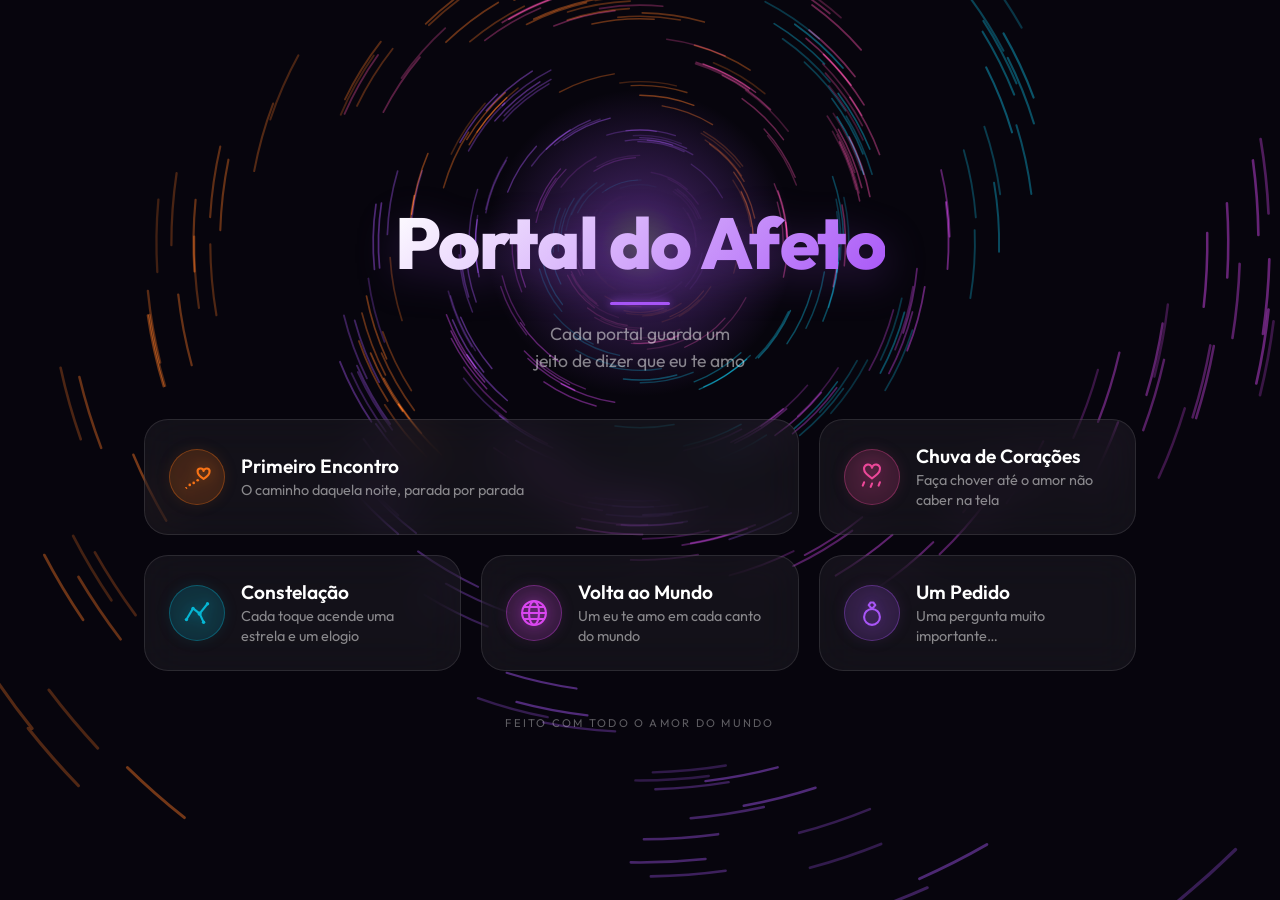
<file: index.html>
<!DOCTYPE html>
<html lang="pt-br">
<head>
  <meta charset="UTF-8">
  <meta name="viewport" content="width=device-width, initial-scale=1.0">
  <!-- O site já é escuro: avisa o navegador para não escurecer por cima no modo escuro forçado -->
  <meta name="color-scheme" content="dark">
  <script src="comum/escuro-forcado.js"></script>
  <title>✧ Portal do Afeto ✧</title>
  <!-- Ícone: SVG nas abas; PNG para a tela inicial do iPhone, que não aceita SVG -->
  <link rel="icon" href="comum/icone.svg" type="image/svg+xml">
  <link rel="apple-touch-icon" href="comum/icone-180.png">
  <link rel="preconnect" href="https://fonts.googleapis.com">
  <link rel="preconnect" href="https://fonts.gstatic.com" crossorigin>
  <link href="https://fonts.googleapis.com/css2?family=Outfit:wght@300;400;600;800&display=swap" rel="stylesheet">
  <!-- Base visual compartilhada: reset, navegação, corações -->
  <link rel="stylesheet" href="comum/estilo.css">
  <!-- Estilos únicos da página inicial -->
  <link rel="stylesheet" href="inicio.css">
</head>
<body>

  <!-- O redemoinho atrás do título (inicio.js) -->
  <canvas id="ceu" class="ceu" aria-hidden="true"></canvas>

  <main class="inicio">
    <header class="abertura">
      <h1 class="titulo-brilho">Portal do Afeto</h1>
      <div class="decor-line"></div>
      <p class="convite">Cada portal guarda um jeito de dizer que eu te amo</p>
    </header>

    <nav class="portais" aria-label="Portais">
      <a href="Primeiro-Encontro/" class="portal portal-primeiro-encontro">
        <svg class="portal-icone" viewBox="0 0 24 24" aria-hidden="true">
          <circle class="cheio" cx="3.5" cy="20.5" r="1"/>
          <circle class="cheio" cx="6.5" cy="18" r="1"/>
          <circle class="cheio" cx="9.5" cy="16.5" r="1"/>
          <circle class="cheio" cx="12.5" cy="14.5" r="1"/>
          <path d="M17 13.5c-3-2-4.5-3.7-4.5-5.2a2.2 2.2 0 0 1 4.5-.9 2.2 2.2 0 0 1 4.5.9c0 1.5-1.5 3.2-4.5 5.2z"/>
        </svg>
        <span class="portal-texto">
          <span class="portal-nome">Primeiro Encontro</span>
          <span class="portal-descricao">O caminho daquela noite, parada por parada</span>
        </span>
      </a>

      <a href="Chuva-de-Coracoes/" class="portal portal-chuva-de-coracoes">
        <svg class="portal-icone" viewBox="0 0 24 24" aria-hidden="true">
          <path d="M12 13c-4-2.6-6-4.8-6-6.8a3 3 0 0 1 6-1.2 3 3 0 0 1 6 1.2c0 2-2 4.2-6 6.8z"/>
          <path d="M6 16l-1 2.5M12 17l-1 2.5M18 16l-1 2.5"/>
        </svg>
        <span class="portal-texto">
          <span class="portal-nome">Chuva de Corações</span>
          <span class="portal-descricao">Faça chover até o amor não caber na tela</span>
        </span>
      </a>

      <a href="Constelacao/" class="portal portal-constelacao">
        <svg class="portal-icone" viewBox="0 0 24 24" aria-hidden="true">
          <path d="M4 17L9 8.5l5 4L20 5M14 12.5l3 6.5"/>
          <circle class="cheio" cx="4" cy="17" r="1.3"/>
          <circle class="cheio" cx="9" cy="8.5" r="1.3"/>
          <circle class="cheio" cx="14" cy="12.5" r="1.6"/>
          <circle class="cheio" cx="20" cy="5" r="1.3"/>
          <circle class="cheio" cx="17" cy="19" r="1.3"/>
        </svg>
        <span class="portal-texto">
          <span class="portal-nome">Constelação</span>
          <span class="portal-descricao">Cada toque acende uma estrela e um elogio</span>
        </span>
      </a>

      <a href="Volta-ao-Mundo/" class="portal portal-volta-ao-mundo">
        <svg class="portal-icone" viewBox="0 0 24 24" aria-hidden="true">
          <circle cx="12" cy="12" r="9"/>
          <ellipse cx="12" cy="12" rx="3.8" ry="9"/>
          <path d="M3 12h18M4.6 7.5h14.8M4.6 16.5h14.8"/>
        </svg>
        <span class="portal-texto">
          <span class="portal-nome">Volta ao Mundo</span>
          <span class="portal-descricao">Um eu te amo em cada canto do mundo</span>
        </span>
      </a>

      <a href="Um-Pedido/" class="portal portal-um-pedido">
        <svg class="portal-icone" viewBox="0 0 24 24" aria-hidden="true">
          <circle cx="12" cy="15" r="6"/>
          <path d="M9.5 6L12 9l2.5-3L13 4h-2z"/>
        </svg>
        <span class="portal-texto">
          <span class="portal-nome">Um Pedido</span>
          <span class="portal-descricao">Uma pergunta muito importante…</span>
        </span>
      </a>
    </nav>

    <footer class="rodape">Feito com todo o amor do mundo</footer>
  </main>

  <!-- Script global de interação -->
  <script type="module" src="comum/toque.js"></script>
  <!-- Script local: o redemoinho do fundo -->
  <script type="module" src="inicio.js"></script>
</body>
</html>
</file>
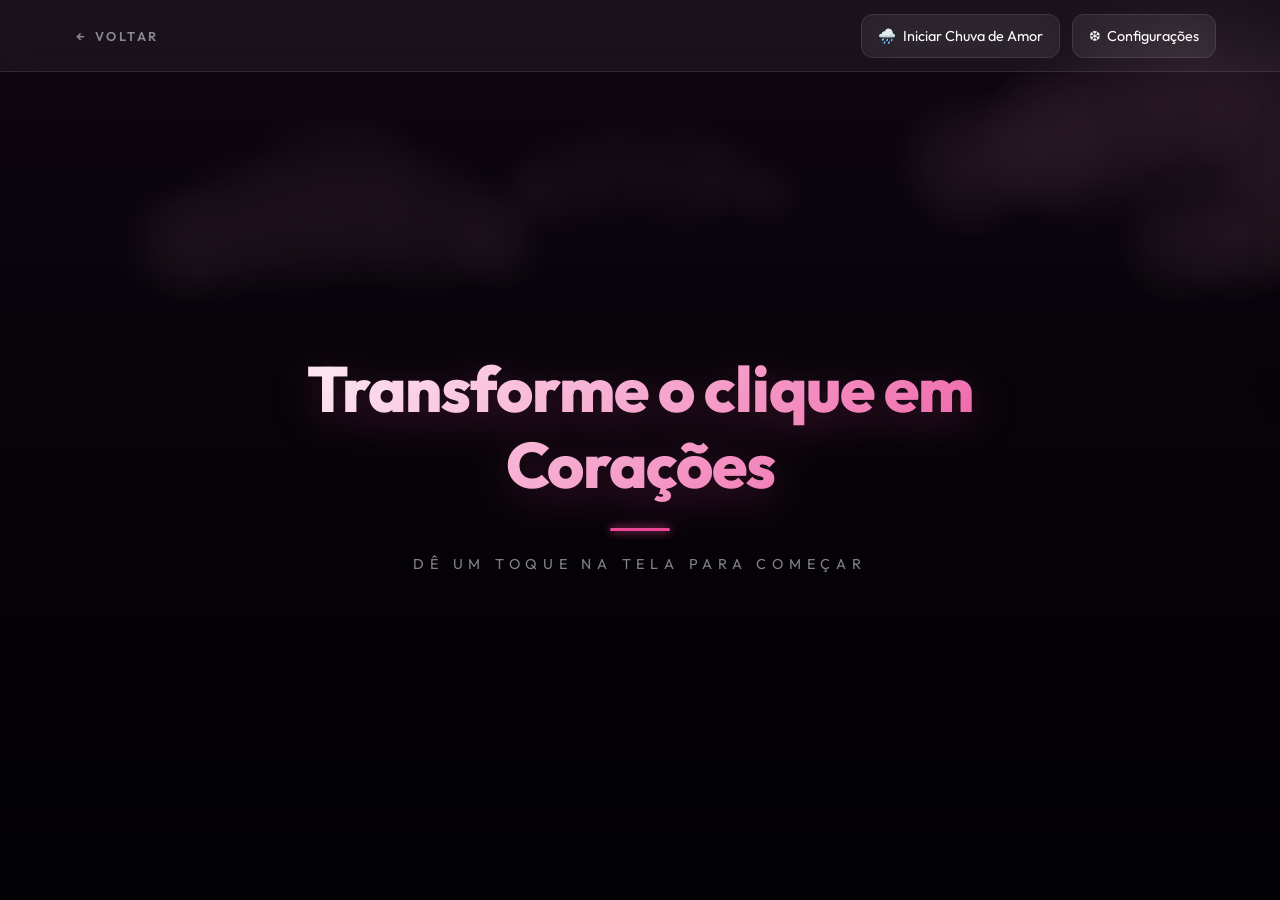
<file: Chuva-de-Coracoes/index.html>
<!DOCTYPE html>
<html lang="pt-br">
<head>
  <meta charset="UTF-8">
  <meta name="viewport" content="width=device-width, initial-scale=1.0">
  <!-- O site já é escuro: avisa o navegador para não escurecer por cima no modo escuro forçado -->
  <meta name="color-scheme" content="dark">
  <script src="../comum/escuro-forcado.js"></script>
  <title>✧ Chuva de Corações ✧</title>
  <!-- Ícone: SVG nas abas; PNG para a tela inicial do iPhone, que não aceita SVG -->
  <link rel="icon" href="../comum/icone.svg" type="image/svg+xml">
  <link rel="apple-touch-icon" href="../comum/icone-180.png">
  <link rel="preconnect" href="https://fonts.googleapis.com">
  <link rel="preconnect" href="https://fonts.gstatic.com" crossorigin>
  <link href="https://fonts.googleapis.com/css2?family=Outfit:wght@300;400;600;800&display=swap" rel="stylesheet">
  <!-- Base visual compartilhada: reset, gradiente, estrelas, navegação, corações -->
  <link rel="stylesheet" href="../comum/estilo.css">
  <!-- Estilos únicos desta página -->
  <link rel="stylesheet" href="chuva-de-coracoes.css">
</head>
<body id="page-body" class="com-frase">

  <nav class="top-nav glass">
    <a href="../index.html" class="back-link">
      <span class="back-icon">←</span> Voltar
    </a>
    <div class="acoes-topo">
      <button id="rain-btn" class="settings-btn" aria-pressed="false">
        <span class="icone" aria-hidden="true">🌧️</span> <span class="rotulo">Iniciar Chuva de Amor</span>
      </button>
      <button id="settings-toggle" class="settings-btn" aria-expanded="false" aria-controls="settings-panel">
        <span aria-hidden="true">❆</span> <span class="rotulo">Configurações</span>
      </button>
    </div>
  </nav>

  <!-- Céu de nuvens rosadas atrás de tudo (js/ceu.js) -->
  <canvas id="ceu" class="ceu" aria-hidden="true"></canvas>

  <div id="mensagem-inicial" class="hero-msg">
    <div class="typography-reveal">
      <h1 class="titulo-brilho">Transforme o clique em Corações</h1>
      <div class="decor-line"></div>
      <p class="aviso-toque">Dê um toque na tela para começar</p>
    </div>
  </div>

  <!-- Chuva, pilha e coração grande são desenhados aqui (js/palco.js) -->
  <canvas id="palco" class="palco" aria-hidden="true"></canvas>

  <!-- Aparece por cima da pilha quando ela enche, com o aviso do toque que junta -->
  <div id="frase-pilha" class="frase-pilha" aria-live="polite">
    <p class="titulo-brilho frase-texto">Meu amor por você não cabe na tela</p>
    <div class="decor-line"></div>
    <p class="aviso-toque">Dê um toque para juntar os corações</p>
  </div>

  <!-- Coração grande formado: o aviso do toque que explode -->
  <p id="aviso-explodir" class="aviso-explodir" aria-live="polite">
    <span class="aviso-toque">Dê mais um toque para explodir</span>
  </p>

  <div id="settings-panel" class="settings-panel glass" inert>
    <h3>Design dos Corações</h3>
    <div class="style-selector">
       <button class="style-btn active" data-heart="random" aria-pressed="true">Aleatório</button>
       <button class="style-btn" data-heart="♡" aria-pressed="false">Contorno (♡)</button>
       <button class="style-btn" data-heart="♥︎" aria-pressed="false">Preenchido (♥︎)</button>
    </div>
  </div>

  <!-- Script global de interação -->
  <script type="module" src="../comum/toque.js"></script>
  <!-- Script local: painel de estilos e Chuva de Amor -->
  <script type="module" src="chuva-de-coracoes.js"></script>
</body>
</html>
</file>
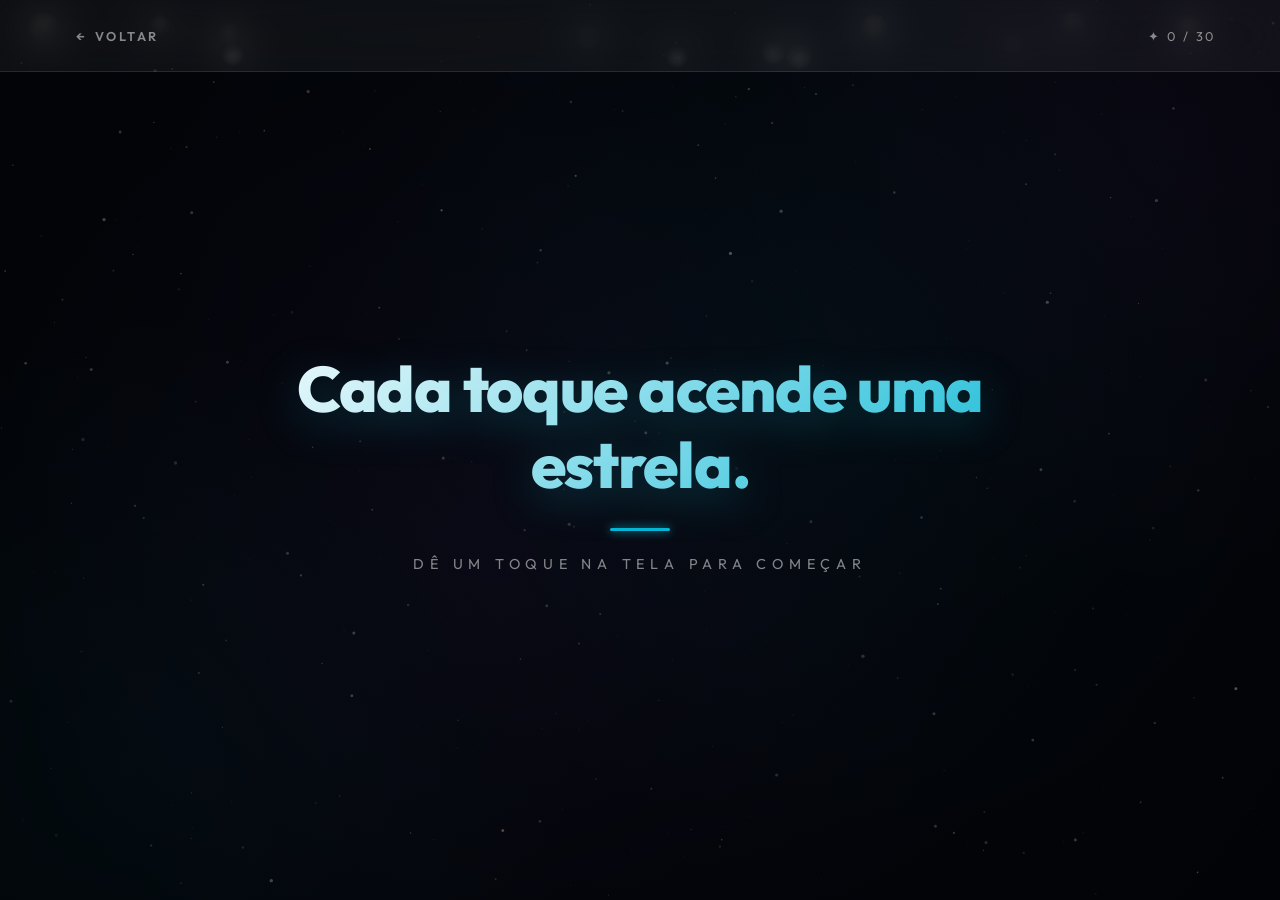
<file: Constelacao/index.html>
<!DOCTYPE html>
<html lang="pt-br">
<head>
  <meta charset="UTF-8">
  <meta name="viewport" content="width=device-width, initial-scale=1.0">
  <!-- O site já é escuro: avisa o navegador para não escurecer por cima no modo escuro forçado -->
  <meta name="color-scheme" content="dark">
  <script src="../comum/escuro-forcado.js"></script>
  <title>✧ Constelação ✧</title>
  <!-- Ícone: SVG nas abas; PNG para a tela inicial do iPhone, que não aceita SVG -->
  <link rel="icon" href="../comum/icone.svg" type="image/svg+xml">
  <link rel="apple-touch-icon" href="../comum/icone-180.png">
  <link rel="preconnect" href="https://fonts.googleapis.com">
  <link rel="preconnect" href="https://fonts.gstatic.com" crossorigin>
  <link href="https://fonts.googleapis.com/css2?family=Outfit:wght@300;400;600;800&display=swap" rel="stylesheet">
  <!-- Base visual compartilhada: reset, gradiente, estrelas, navegação, corações -->
  <link rel="stylesheet" href="../comum/estilo.css">
  <!-- Estilos únicos desta página -->
  <link rel="stylesheet" href="constelacao.css">
</head>
<body id="page-body" class="com-frase" data-toque="so-no-topo">

  <nav class="top-nav glass">
    <a href="../index.html" class="back-link">
      <span class="back-icon">←</span> Voltar
    </a>
    <div class="acoes-topo">
      <span id="contador" class="contador"></span>
      <button id="recomecar" class="settings-btn recomecar">
        <span aria-hidden="true">✦</span> <span class="rotulo">Desenhar outra</span>
      </button>
    </div>
  </nav>

  <!-- Estrelas e linhas da constelação são desenhadas aqui (js/ceu.js) -->
  <canvas id="ceu" class="ceu" aria-hidden="true"></canvas>

  <main class="content-viewport">
    <div class="compliment-stage">
      <div class="typography-reveal">
        <h1 id="compliment-text" class="titulo-brilho troca" aria-live="polite">Cada toque acende uma estrela.</h1>
        <div class="decor-line"></div>
        <p class="aviso-toque"><span id="aviso-texto" class="troca">Dê um toque na tela para começar</span></p>
      </div>
    </div>
  </main>

  <!-- Constelação pronta: o nome em cima e o elogio relido embaixo -->
  <div id="titulo-final" class="titulo-final">
    <h2 id="nome-constelacao" class="titulo-brilho nome-constelacao"></h2>
  </div>
  <div id="releitura" class="releitura">
    <p id="releitura-texto" class="troca" aria-live="polite"><span class="aviso-toque">Toque numa estrela para reler o elogio</span></p>
  </div>

  <!-- Script global de interação -->
  <script type="module" src="../comum/toque.js"></script>
  <!-- Script local: a constelação -->
  <script type="module" src="constelacao.js"></script>
</body>
</html>
</file>
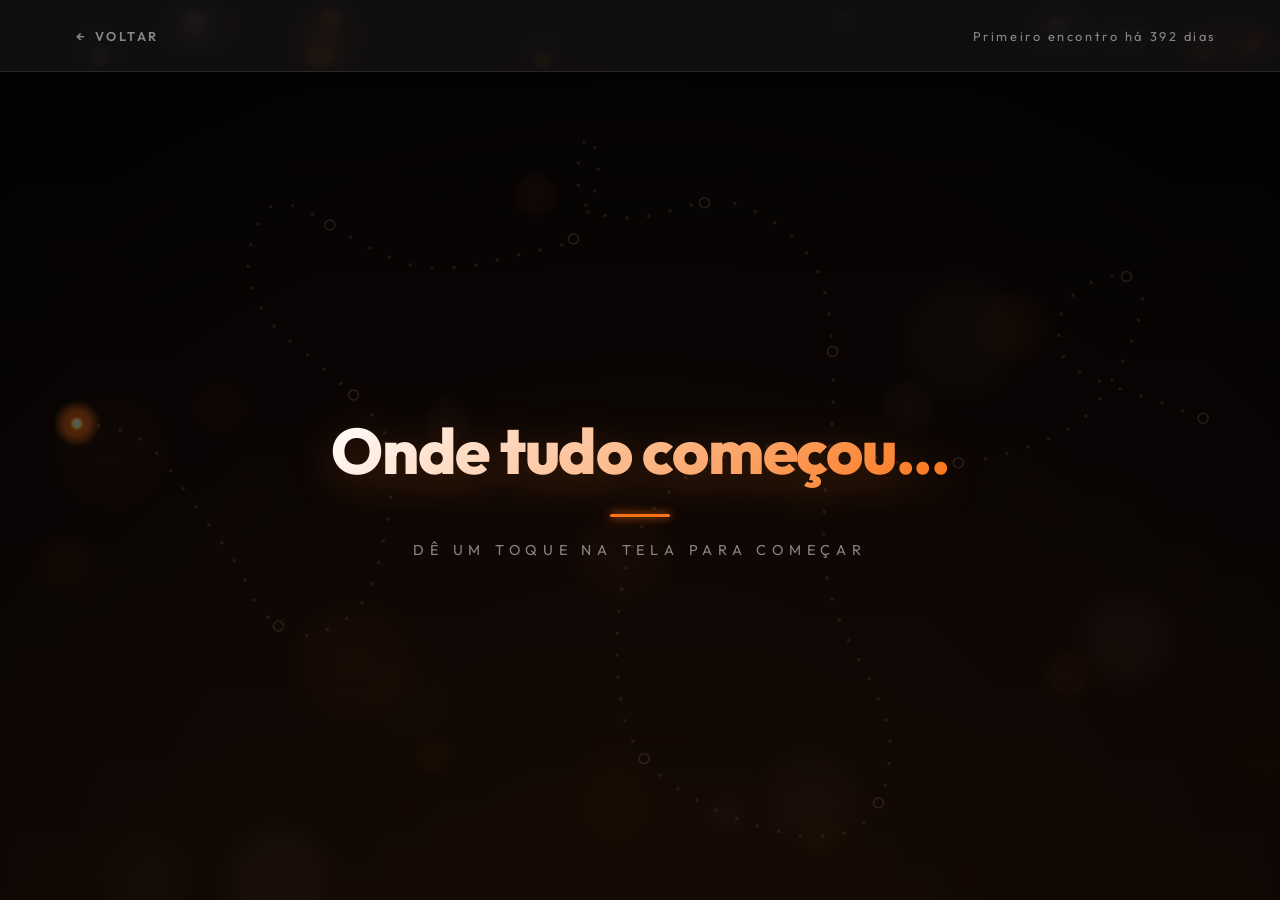
<file: Primeiro-Encontro/index.html>
<!doctype html>
<html lang="pt-BR">
<head>
<meta charset="utf-8" />
<meta name="viewport" content="width=device-width,initial-scale=1" />
<!-- O site já é escuro: avisa o navegador para não escurecer por cima no modo escuro forçado -->
<meta name="color-scheme" content="dark" />
<script src="../comum/escuro-forcado.js"></script>
<title>✧ Primeiro Encontro ✧</title>
<!-- Ícone: SVG nas abas; PNG para a tela inicial do iPhone, que não aceita SVG -->
<link rel="icon" href="../comum/icone.svg" type="image/svg+xml" />
<link rel="apple-touch-icon" href="../comum/icone-180.png" />
<link rel="preconnect" href="https://fonts.googleapis.com">
<link rel="preconnect" href="https://fonts.gstatic.com" crossorigin>
<link href="https://fonts.googleapis.com/css2?family=Outfit:wght@300;400;600;800&display=swap" rel="stylesheet">
<!-- Base visual compartilhada: reset, gradiente, estrelas, navegação, corações -->
<link rel="stylesheet" href="../comum/estilo.css">
<!-- Estilos únicos desta página -->
<link rel="stylesheet" href="primeiro-encontro.css">
</head>
<body id="page-body" class="com-frase">

<nav class="top-nav glass">
  <a href="../index.html" class="back-link">
    <span class="back-icon">←</span> Voltar
  </a>
  <div class="acoes-topo">
    <span id="dias" class="contador"></span>
  </div>
</nav>

<!-- A noite, o caminho, a luz e o coração são desenhados aqui (js/ceu.js) -->
<canvas id="ceu" class="ceu" aria-hidden="true"></canvas>

<!-- Começa com a abertura (e o fundo já escurecido para ela, .com-frase no
     body); depois cada frase surge aqui, por cima do caminho -->
<div id="mensagem" class="mensagem visivel" aria-live="polite">
  <div class="typography-reveal">
    <h1 id="frase" class="titulo-brilho">Onde tudo começou...</h1>
    <p id="frase-sub" class="frase-sub" hidden></p>
    <div class="decor-line"></div>
    <p id="aviso" class="aviso-toque">Dê um toque na tela para começar</p>
  </div>
</div>

<!-- Script global de interação -->
<script type="module" src="../comum/toque.js"></script>
<!-- Script local: o caminho da noite e o coração -->
<script type="module" src="primeiro-encontro.js"></script>
</body>
</html>
</file>
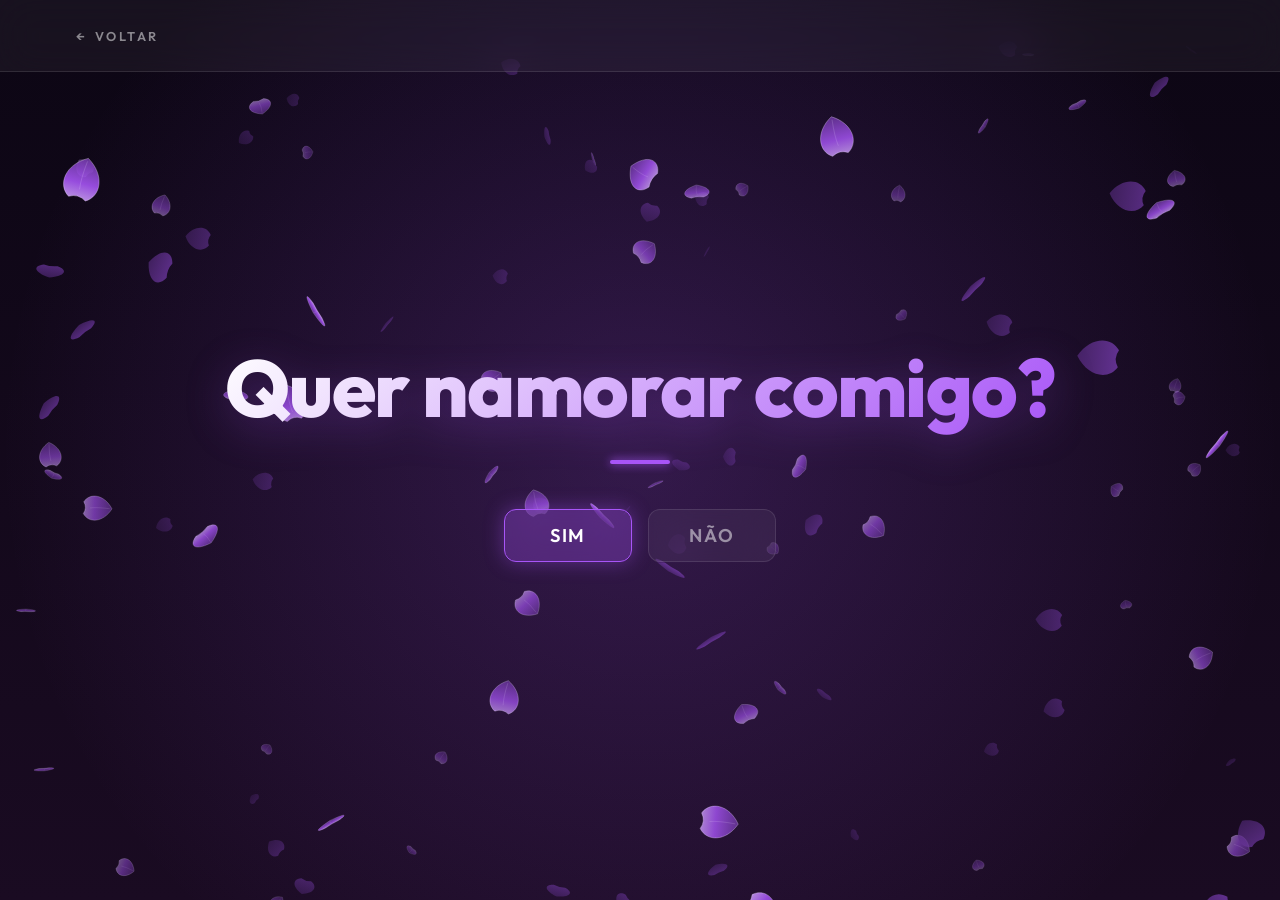
<file: Um-Pedido/index.html>
<!DOCTYPE html>
<html lang="pt-br">
<head>
  <meta charset="UTF-8">
  <meta name="viewport" content="width=device-width, initial-scale=1.0">
  <!-- O site já é escuro: avisa o navegador para não escurecer por cima no modo escuro forçado -->
  <meta name="color-scheme" content="dark">
  <script src="../comum/escuro-forcado.js"></script>
  <title>✧ Um Pedido ✧</title>
  <!-- Ícone: SVG nas abas; PNG para a tela inicial do iPhone, que não aceita SVG -->
  <link rel="icon" href="../comum/icone.svg" type="image/svg+xml">
  <link rel="apple-touch-icon" href="../comum/icone-180.png">
  <link rel="preconnect" href="https://fonts.googleapis.com">
  <link rel="preconnect" href="https://fonts.gstatic.com" crossorigin>
  <link href="https://fonts.googleapis.com/css2?family=Outfit:wght@300;400;600;800&display=swap" rel="stylesheet">
  <!-- Base visual compartilhada: reset, navegação, corações -->
  <link rel="stylesheet" href="../comum/estilo.css">
  <!-- Estilos únicos desta página -->
  <link rel="stylesheet" href="um-pedido.css">
</head>
<body id="page-body">

  <nav class="top-nav glass">
    <a href="../index.html" class="back-link">
      <span class="back-icon">←</span> Voltar
    </a>
  </nav>

  <!-- Pétalas caindo atrás de tudo (js/petalas.js) -->
  <canvas id="fundo" class="ceu" aria-hidden="true"></canvas>

  <main class="content-viewport">
    <div class="pedido-stage">
      <div class="typography-reveal" id="reveal-container">
        <h1 id="question-text" class="titulo-brilho troca">Quer namorar comigo?</h1>
        <div class="decor-line"></div>
        <div class="button-wrapper" id="button-wrapper">
          <button class="yes-btn">Sim</button>
          <button class="no-btn" tabindex="-1">Não</button>
        </div>
      </div>
    </div>
  </main>

  <!-- Script global de interação -->
  <script type="module" src="../comum/toque.js"></script>
  <!-- Script local: lógica de Um Pedido -->
  <script src="um-pedido.js"></script>
  <!-- Script local: as pétalas do fundo -->
  <script type="module" src="js/petalas.js"></script>
</body>
</html>
</file>
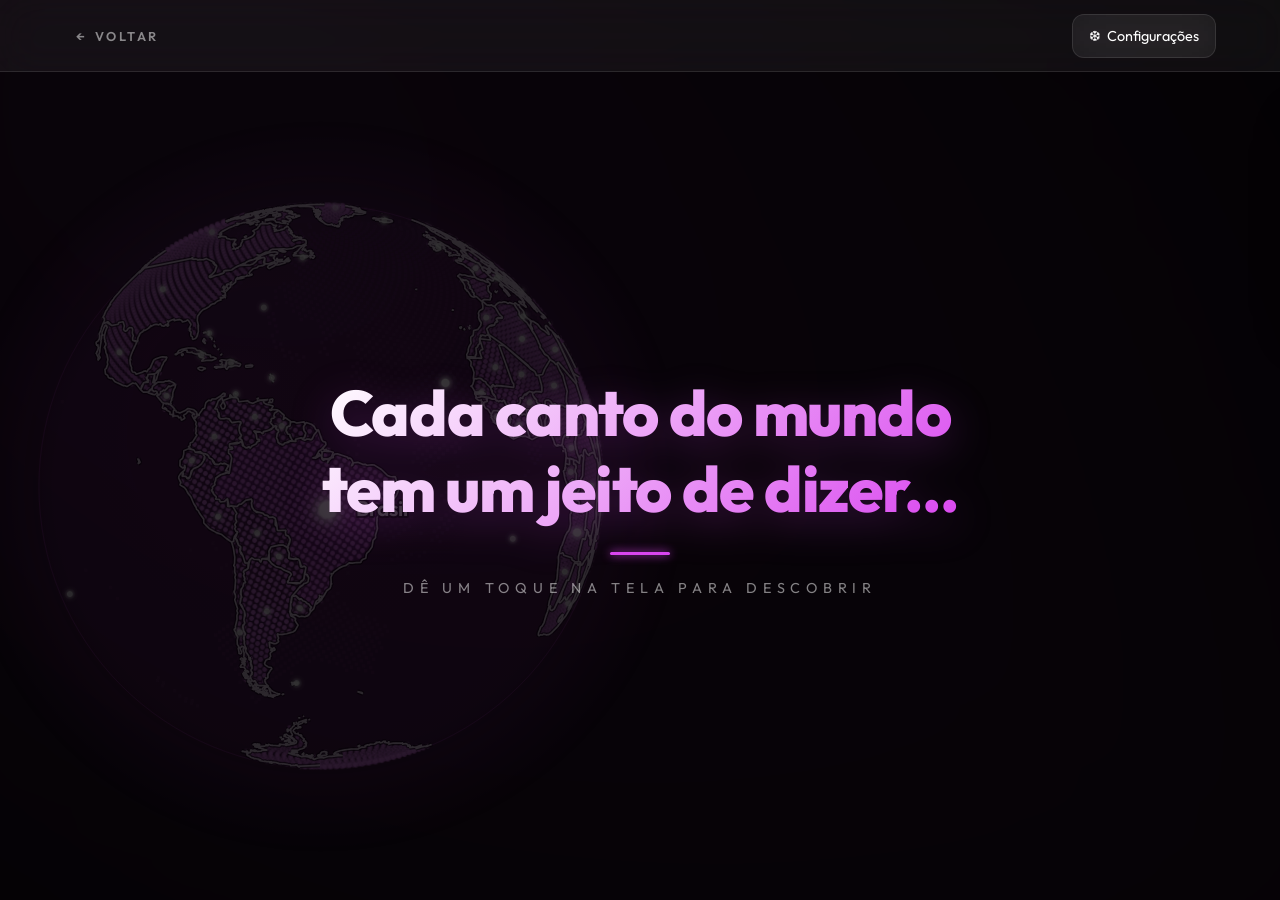
<file: Volta-ao-Mundo/index.html>
<!DOCTYPE html>
<html lang="pt-br">
<head>
  <meta charset="UTF-8">
  <meta name="viewport" content="width=device-width, initial-scale=1.0">
  <!-- O site já é escuro: avisa o navegador para não escurecer por cima no modo escuro forçado -->
  <meta name="color-scheme" content="dark">
  <script src="../comum/escuro-forcado.js"></script>
  <title>✧ Volta ao Mundo ✧</title>
  <!-- Ícone: SVG nas abas; PNG para a tela inicial do iPhone, que não aceita SVG -->
  <link rel="icon" href="../comum/icone.svg" type="image/svg+xml">
  <link rel="apple-touch-icon" href="../comum/icone-180.png">
  <link rel="preconnect" href="https://fonts.googleapis.com">
  <link rel="preconnect" href="https://fonts.gstatic.com" crossorigin>
  <link href="https://fonts.googleapis.com/css2?family=Outfit:wght@300;400;600;800&display=swap" rel="stylesheet">
  <!-- Base visual compartilhada: reset, gradiente, estrelas, navegação, corações -->
  <link rel="stylesheet" href="../comum/estilo.css">
  <!-- Estilos únicos desta página -->
  <link rel="stylesheet" href="volta-ao-mundo.css">
</head>
<body id="page-body" class="com-frase">

  <nav class="top-nav glass">
    <a href="../index.html" class="back-link">
      <span class="back-icon">←</span> Voltar
    </a>
    <div class="acoes-topo">
      <button id="settings-toggle" class="settings-btn" aria-expanded="false" aria-controls="settings-panel">
        <span aria-hidden="true">❆</span> <span class="rotulo">Configurações</span>
      </button>
    </div>
  </nav>

  <!-- O globo de pontinhos e, por cima, as luzes dos idiomas (js/globo.js) -->
  <canvas id="ceu" class="ceu" aria-hidden="true"></canvas>
  <canvas id="luzes" class="ceu" aria-hidden="true"></canvas>
  <!-- Só marca onde o globo cabe; o tamanho muda com a tela (volta-ao-mundo.css) -->
  <div class="lugar-globo" aria-hidden="true"></div>

  <!-- Abertura, como no Encontro: o globo gira escurecido atrás dela e
       o primeiro toque o acende (.com-frase no body) -->
  <div id="abertura" class="abertura visivel">
    <div class="typography-reveal">
      <h2 class="titulo-brilho">Cada canto do mundo<br>tem um jeito de dizer...</h2>
      <div class="decor-line"></div>
      <p class="aviso-toque">Dê um toque na tela para descobrir</p>
    </div>
  </div>

  <main class="content-viewport">
    <div class="love-stage">
      <div class="typography-reveal" aria-live="polite">
        <h1 id="frase" class="titulo-brilho troca">Eu te amo</h1>
        <div class="decor-line"></div>
        <p id="pronuncia" class="pronuncia troca"></p>
        <p id="idioma" class="idioma troca">Português</p>
        <p class="aviso-toque">Toque num país ou fora do mundo</p>
      </div>
    </div>
  </main>

  <div id="settings-panel" class="settings-panel glass" inert>
    <h3>Ordem</h3>
    <div class="style-selector">
      <button class="style-btn active" data-ordem="familiar" aria-pressed="true">Mais conhecidas</button>
      <button class="style-btn" data-ordem="aleatoria" aria-pressed="false">Aleatória</button>
    </div>
  </div>

  <!-- Script global de interação -->
  <script type="module" src="../comum/toque.js"></script>
  <!-- Script local: as frases, o globo e o painel -->
  <script type="module" src="volta-ao-mundo.js"></script>
</body>
</html>
</file>
<file: comum/estilo.css>
/* ================================================================
   comum/estilo.css — Base Visual Global & Home · Portal do Afeto 💖
   Importado por todas as páginas do projeto.
   Contém: reset, variáveis globais, fundo animado, navegação,
   as peças comuns das páginas com céu próprio e o coração de clique.
   A página inicial tem o seu em inicio.css.
   ================================================================ */

/* --- Variáveis Base --- */
:root {
  /* O site já é escuro: sem isso o modo escuro forçado do celular
     inverte as cores por cima e estraga os degradês e os brilhos */
  color-scheme: dark;

  --bg-black:      #020202;
  --glass:         rgba(255, 255, 255, 0.05);
  --glass-border:  rgba(255, 255, 255, 0.1);
  --text-main:     #ffffff;
  --text-dim:      rgba(255, 255, 255, 0.5);
  --font-main:     'Outfit', sans-serif;

  /* Tamanho base dos corações, pensado primeiro para o celular: ~14px numa
     tela de 390px, cresce com o menor lado da tela até 24px no computador */
  --coracao-unidade: clamp(0.8rem, 0.5rem + 1.5vmin, 1.5rem);

  /* Cor de destaque padrão — sobrescrita em cada página via :root local */
  --page-accent:   #a855f7;
}

/* O Samsung Internet ignora o color-scheme e só deixa de escurecer por
   cima (apagando o branco dos degradês) quando a página tem um tema
   escuro próprio neste media query. O site é sempre escuro: ele só repete a base */
@media (prefers-color-scheme: dark) {
  :root {
    color-scheme: dark;
  }

  body {
    background-color: var(--bg-black);
    color: var(--text-main);
  }
}

/* --- Reset Universal --- */
*, *::before, *::after {
  margin: 0;
  padding: 0;
  box-sizing: border-box;
}

input, textarea {
  -webkit-user-select: text;
  user-select: text;
}

img, video, iframe, svg {
  max-width: 100%;
  height: auto;
  object-fit: contain;
  display: block;
}

/* --- Base do Body Global --- */
body {
  background-color: var(--bg-black);
  color: var(--text-main);
  font-family: var(--font-main);
  min-height: 100vh;
  min-height: 100dvh;          /* altura visível no celular, sem a área atrás das barras do navegador */
  touch-action: manipulation;  /* toques rápidos seguidos não dão zoom no iPhone */
  /* Segurar o dedo faz o coração crescer — sem seleção de texto nem menu de copiar */
  -webkit-user-select: none;
  user-select: none;
  -webkit-touch-callout: none;
  overflow-x: hidden;
  position: relative;
}

/* ================================================================
   Fundo Atmosférico — Mesh Gradient + Estrelas
   O gradiente é definido com --page-accent para ser único em
   cada página.
   ================================================================ */
body::before {
  content: "";
  position: fixed;
  inset: 0;
  width: 200vw;
  height: 200vh;
  top: -50%;
  left: -50%;
  z-index: -2;
  background:
    radial-gradient(circle at 30% 30%, color-mix(in srgb, var(--page-accent) 20%, transparent) 0%, transparent 60%),
    radial-gradient(circle at 70% 70%, color-mix(in srgb, var(--page-accent) 12%, transparent) 0%, transparent 60%);
  filter: blur(10vmin);
  animation: bgFlow 30s linear infinite;
  pointer-events: none;
}

@keyframes bgFlow {
  0%   { transform: rotate(0deg); }
  100% { transform: rotate(360deg); }
}

body::after {
  content: "";
  position: fixed;
  inset: 0;
  background-image: radial-gradient(white, rgba(255, 255, 255, 0.2) 1px, transparent 40px);
  background-size: 8vmin 8vmin;
  opacity: 0.1;
  z-index: -1;
  pointer-events: none;
}

/* ================================================================
   Navegação Superior — Fixada no topo com Glassmorphism
   ================================================================ */
.top-nav {
  position: fixed;
  top: 0;
  left: 0;
  right: 0;
  min-height: max(3.75rem, 8vh);
  padding: 0 clamp(1rem, 5vw, 4rem);
  display: flex;
  align-items: center;
  justify-content: space-between;
  gap: 0.75rem;
  flex-wrap: wrap;
  z-index: 100;
}

.glass {
  background: var(--glass);
  -webkit-backdrop-filter: blur(1.25rem);
  backdrop-filter: blur(1.25rem);
  border-bottom: 1px solid var(--glass-border);
}

.back-link {
  color: var(--text-dim);
  text-decoration: none;
  font-weight: 600;
  text-transform: uppercase;
  letter-spacing: 0.2em;
  font-size: clamp(0.75rem, 2vw, 0.8rem);
  transition: all 0.3s ease;
  display: inline-flex;
  min-height: 2.75rem;
  min-width: 2.75rem;
  align-items: center;
  justify-content: center;
  gap: 0.5rem;
  padding: 0.5rem 0.75rem;
  border-radius: 0.75rem;
}

.back-link:hover {
  color: var(--text-main);
  transform: translateX(-4px);
}

/* Botões da página, à direita do "Voltar" */
.acoes-topo {
  display: flex;
  align-items: center;
  gap: 0.75rem;
}

.settings-btn {
  background: var(--glass);
  -webkit-backdrop-filter: blur(1.25rem);
  backdrop-filter: blur(1.25rem);
  border: 1px solid var(--glass-border);
  color: var(--text-main);
  padding: 0.6rem 1rem;
  min-height: 2.75rem;
  border-radius: 0.75rem;
  font-family: inherit;
  font-size: clamp(0.8rem, 2vw, 0.9rem);
  cursor: pointer;
  display: inline-flex;
  align-items: center;
  gap: 0.4rem;
  transition: all 0.3s ease;
  white-space: nowrap;
}

.settings-btn:hover {
  background: rgba(255, 255, 255, 0.1);
  border-color: var(--page-accent);
  box-shadow: 0 0 0.75rem color-mix(in srgb, var(--page-accent) 40%, transparent);
}

/* ================================================================
   Peças das páginas com fundo próprio (Constelação, Chuva de Corações)
   ================================================================ */

/* Canvas do fundo, atrás de tudo */
.ceu {
  position: fixed;
  inset: 0;
  width: 100%;
  height: 100%;
  pointer-events: none;
  z-index: 0;
  transition: filter 0.8s ease;
}

/* Título: degradê do branco à cor da página, com brilho. Na largura do
   texto, para o degradê ir de uma ponta à outra dele */
.titulo-brilho {
  width: fit-content;
  max-width: 100%;
  margin-inline: auto;
  font-size: clamp(1.75rem, 6vw, 4rem);
  font-weight: 800;
  line-height: 1.2;
  letter-spacing: -0.02em;
  overflow-wrap: break-word;
  background: linear-gradient(135deg, #fff 0%, var(--page-accent) 100%);
  -webkit-background-clip: text;
  background-clip: text;
  -webkit-text-fill-color: transparent;
  filter: drop-shadow(0 0.625rem 1.25rem color-mix(in srgb, var(--page-accent) 25%, transparent));
}

/* Samsung Internet (comum/escuro-forcado.js): o modo escuro dele apaga o
   degradê, então o título vira texto claro na cor da página, com brilho */
.escuro-forcado .titulo-brilho {
  background: none;
  -webkit-text-fill-color: currentColor;
  color: color-mix(in srgb, #fff 75%, var(--page-accent));
  text-shadow: 0 0 1.25rem color-mix(in srgb, var(--page-accent) 60%, transparent);
}

/* Aviso do próximo toque: maiúsculas espaçadas, pulsando apagado */
.aviso-toque {
  font-size: 0.9rem;
  color: var(--text-dim);
  text-transform: uppercase;
  letter-spacing: 0.4em;
  animation: pulseDim 2s infinite ease-in-out;
}

@keyframes pulseDim {
  0%, 100% { opacity: 0.3; }
  50%       { opacity: 0.8; }
}

@media (max-width: 48em) {
  .aviso-toque { font-size: 0.8rem; }
}

/* ================================================================
   Corações do toque: desenhados num canvas por cima da página
   (comum/camada-toque.js) 💖
   ================================================================ */
.camada-toque {
  position: fixed;
  inset: 0;
  width: 100%;
  height: 100%;
  pointer-events: none;
  z-index: 9999;
}
</file>
<file: inicio.css>
/* ================================================================
   inicio.css — Página Inicial · Portal do Afeto ✧
   Importa comum/estilo.css pela tag HTML. Aqui ficam apenas os estilos
   únicos da home; o fundo (.ceu) e o título (.titulo-brilho) são os
   de comum/estilo.css.
   ================================================================ */

/* --- Identidade de cor ---
   A home é de todas as páginas: cada portal leva a cor da sua, e o
   fundo (inicio.js) gira um braço de redemoinho de cada uma */
:root {
  --page-accent:  #a855f7;
  --cor-primeiro-encontro:  #f97316;
  --cor-chuva-de-coracoes:  #ec4899;
  --cor-constelacao:        #06b6d4;
  --cor-volta-ao-mundo:     #d946ef;
  --cor-um-pedido:          #a855f7;
  /* Cada coração do toque sai numa delas (comum/efeitos-toque.js) */
  --cores-do-toque: var(--cor-primeiro-encontro), var(--cor-chuva-de-coracoes),
                    var(--cor-constelacao), var(--cor-volta-ao-mundo),
                    var(--cor-um-pedido);
}

/* Aqui o fundo é o redemoinho do canvas: sem o gradiente e a grade
   antigos */
body::before,
body::after {
  display: none;
}

/* --- Conteúdo ---
   No celular, uma coluna que cabe na tela; rola só se não couber */
.inicio {
  position: relative;
  z-index: 1;
  width: 100%;
  max-width: 64rem;
  min-height: 100vh;
  min-height: 100dvh;
  margin: 0 auto;
  padding: clamp(2rem, 6vh, 4rem) 1rem 1.5rem;
  display: flex;
  flex-direction: column;
  justify-content: safe center;
  gap: clamp(1.5rem, 5vh, 3rem);
}

/* --- Título ---
   Entra como nas outras páginas; os portais vêm logo depois */
.abertura {
  text-align: center;
  opacity: 0;
  transform: translateY(2vh);
  animation: loadFadeIn 1.2s cubic-bezier(0.23, 1, 0.32, 1) forwards;
}

.abertura .titulo-brilho {
  font-size: clamp(2.25rem, min(10vw, 12vh), 4.5rem);
  margin-bottom: 1rem;
}

.decor-line {
  width: min(3.75rem, 15vw);
  height: 0.2rem;
  background: var(--page-accent);
  margin: 0 auto 1rem;
  border-radius: 2px;
  box-shadow: 0 0 0.625rem var(--page-accent);
}

.convite {
  color: var(--text-dim);
  font-size: clamp(0.95rem, 2.5vw, 1.1rem);
  line-height: 1.5;
  max-width: 24rem;
  text-wrap: balance;
  margin: 0 auto;
}

@keyframes loadFadeIn {
  to {
    opacity: 1;
    transform: translateY(0);
  }
}

/* --- Portais ---
   Celular: um embaixo do outro. Mais largo ou deitado: duas colunas,
   e três no computador; o Encontro, onde tudo começou, ocupa duas */
.portais {
  display: grid;
  grid-template-columns: 1fr;
  gap: 0.75rem;
  opacity: 0;
  transform: translateY(2vh);
  animation: loadFadeIn 1.2s cubic-bezier(0.23, 1, 0.32, 1) 0.3s forwards;
}

.portal-primeiro-encontro { --page-accent: var(--cor-primeiro-encontro); }
.portal-chuva-de-coracoes { --page-accent: var(--cor-chuva-de-coracoes); }
.portal-constelacao       { --page-accent: var(--cor-constelacao); }
.portal-volta-ao-mundo    { --page-accent: var(--cor-volta-ao-mundo); }
.portal-um-pedido         { --page-accent: var(--cor-um-pedido); }

.portal {
  position: relative;
  display: flex;
  align-items: center;
  gap: 1rem;
  min-height: 4.75rem;
  padding: 0.9rem 1.1rem;
  border-radius: 1.25rem;
  background: var(--glass);
  border: 1px solid var(--glass-border);
  -webkit-backdrop-filter: blur(1.25rem);
  backdrop-filter: blur(1.25rem);
  color: var(--text-main);
  text-decoration: none;
  overflow: hidden;
  -webkit-tap-highlight-color: transparent;
  transition: border-color 0.3s ease, background 0.3s ease, transform 0.3s ease, box-shadow 0.3s ease;
}

/* Brilho da cor do portal no canto, aceso ao passar ou focar */
.portal::before {
  content: "";
  position: absolute;
  inset: 0;
  background: radial-gradient(circle at 0% 50%, color-mix(in srgb, var(--page-accent) 22%, transparent), transparent 70%);
  opacity: 0;
  transition: opacity 0.3s ease;
  pointer-events: none;
}

.portal:hover,
.portal:focus-visible {
  border-color: color-mix(in srgb, var(--page-accent) 60%, transparent);
  box-shadow: 0 0 1.25rem color-mix(in srgb, var(--page-accent) 25%, transparent);
}

.portal:hover::before,
.portal:focus-visible::before,
.portal:active::before {
  opacity: 1;
}

.portal:active { transform: scale(0.98); }

.portal:focus-visible {
  outline: 2px solid var(--page-accent);
  outline-offset: 3px;
}

/* Ícone desenhado em linha, na cor do portal, dentro de um círculo */
.portal-icone {
  position: relative;
  flex-shrink: 0;
  width: 3rem;
  height: 3rem;
  padding: 0.6rem;
  border-radius: 50%;
  background: color-mix(in srgb, var(--page-accent) 14%, transparent);
  border: 1px solid color-mix(in srgb, var(--page-accent) 35%, transparent);
  color: var(--page-accent);
  fill: none;
  stroke: currentColor;
  stroke-width: 1.6;
  stroke-linecap: round;
  stroke-linejoin: round;
  filter: drop-shadow(0 0 0.35rem color-mix(in srgb, var(--page-accent) 50%, transparent));
  transition: transform 0.3s ease;
}

.portal-icone .cheio {
  fill: currentColor;
  stroke: none;
}

.portal:hover .portal-icone { transform: scale(1.08); }

.portal-texto {
  position: relative;
  display: flex;
  flex-direction: column;
  gap: 0.2rem;
  min-width: 0;
}

.portal-nome {
  font-size: 1.05rem;
  font-weight: 600;
}

.portal-descricao {
  font-size: 0.85rem;
  color: var(--text-dim);
  line-height: 1.35;
}

.rodape {
  text-align: center;
  color: var(--text-dim);
  font-size: 0.7rem;
  text-transform: uppercase;
  letter-spacing: 0.2em;
  opacity: 0.7;
}

/* Mais largo, ou o celular deitado: duas colunas */
@media (min-width: 40em) {
  .portais {
    grid-template-columns: repeat(2, 1fr);
    gap: 1rem;
  }
  .portal-primeiro-encontro { grid-column: span 2; }
}

/* Celular deitado: pouca altura, tudo mais junto para caber */
@media (orientation: landscape) and (max-height: 30em) {
  .inicio {
    padding-top: 1.25rem;
    gap: 1rem;
  }
  .abertura .titulo-brilho { margin-bottom: 0.5rem; }
  .decor-line { margin-bottom: 0.5rem; }
  .portal { min-height: 3.75rem; padding: 0.6rem 1rem; }
  .portal-icone { width: 2.5rem; height: 2.5rem; padding: 0.5rem; }
}

/* Computador: três colunas, portais mais altos */
@media (min-width: 64em) and (min-height: 36em) {
  .portais {
    grid-template-columns: repeat(3, 1fr);
    gap: 1.25rem;
  }
  .portal {
    min-height: 7rem;
    padding: 1.5rem;
    border-radius: 1.5rem;
  }
  .portal:hover { transform: translateY(-0.25rem); }
  .portal-icone { width: 3.5rem; height: 3.5rem; padding: 0.7rem; }
  .portal-nome { font-size: 1.2rem; }
  .portal-descricao { font-size: 0.9rem; }
}
</file>
<file: Chuva-de-Coracoes/chuva-de-coracoes.css>
/* ================================================================
   Chuva-de-Coracoes/chuva-de-coracoes.css — Identidade Visual: Chuva de Corações 💖
   Importa ../comum/estilo.css pela tag HTML. Aqui ficam apenas os estilos
   únicos desta página; o céu (.ceu), o título (.titulo-brilho) e o
   aviso de toque (.aviso-toque) são os de ../comum/estilo.css.
   ================================================================ */

/* --- Identidade de cor desta página --- */
:root {
  --page-accent:     #ec4899;  /* rosa vibrante — a cor do amor */
}

/* A página é uma tela só, sem rolagem */
body {
  overflow: hidden;
  /* No iPhone, sem a mãozinha o toque fora dos botões não gera "click"
     e a mensagem inicial não some */
  cursor: pointer;
  -webkit-tap-highlight-color: transparent;   /* sem o realce cinza a cada toque */
}

/* Aqui o fundo é o céu de nuvens do canvas: sem o gradiente e a grade
   de estrelas que as outras páginas usam */
body::before,
body::after {
  display: none;
}

/* --- Mensagem Central (Tela de Início) ---
   A abertura do Encontro: o céu escurecido atrás (.com-frase no body)
   e o primeiro toque só começa a página */
.hero-msg {
  position: fixed;
  inset: 0;
  display: flex;
  align-items: center;
  justify-content: center;
  padding: clamp(1rem, 5vw, 4rem);
  padding-top: calc(max(3.75rem, 8vh) + 1rem);   /* abaixo da barra fixa */
  pointer-events: none;   /* não captura cliques */
  z-index: 1;
  transition: opacity 0.8s ease, transform 0.8s ease, visibility 0s;
}

/* Primeiro toque: a mensagem some devagar, como a frase do Encontro.
   Escondida, sai também do leitor de tela (visibility) */
.hero-msg.escondida {
  opacity: 0;
  visibility: hidden;
  transform: scale(0.95);
  transition: opacity 0.8s ease, transform 0.8s ease, visibility 0s 0.8s;
}

.typography-reveal {
  text-align: center;
  width: 100%;
  max-width: min(900px, 90vw);
  opacity: 0;
  transform: translateY(2vh);
  animation: loadFadeIn 1.2s cubic-bezier(0.23, 1, 0.32, 1) forwards;
}

@keyframes loadFadeIn {
  to {
    opacity: 1;
    transform: translateY(0);
  }
}

/* Título da tela de início e frase da pilha (.titulo-brilho) */
.hero-msg h1,
.frase-texto {
  margin-bottom: 1.5rem;
}

.decor-line {
  width: min(3.75rem, 15vw);
  height: 0.2rem;
  background: var(--page-accent);
  margin: 0 auto 1.5rem;
  border-radius: 2px;
  box-shadow: 0 0 0.625rem var(--page-accent);
}


/* --- Palco da chuva --- */
/* Canvas da tela inteira onde a chuva, a pilha e o coração grande são
   desenhados. Fica abaixo da nav (100) e do painel (90) */
.palco {
  position: fixed;
  inset: 0;
  width: 100%;
  height: 100%;
  pointer-events: none;
  z-index: 50;
  transition: filter 0.8s ease;
}

/* Frase na tela: a pilha e o céu escurecem para o texto aparecer */
.com-frase .ceu,
.com-frase .palco {
  filter: brightness(0.35);
}

/* Coração grande formado: o canvas inteiro pulsa (js/palco.js) */
.palco.pulsando {
  animation: palcoPulsa 0.9s ease-in-out infinite alternate;
}

@keyframes palcoPulsa {
  from { transform: scale(1); }
  to   { transform: scale(1.06); }
}

/* --- Frase quando a pilha enche --- */
/* No meio da tela, solta por cima da pilha. Para ler, quem escurece são
   os corações (.com-frase), não uma caixa atrás do texto. Escondida,
   sai também do leitor de tela (visibility) */
.frase-pilha {
  position: fixed;
  top: 50%;
  left: 50%;
  width: min(92vw, 44rem);
  padding: 0 1rem;
  transform: translate(-50%, -50%) scale(0.95);
  text-align: center;
  opacity: 0;
  visibility: hidden;
  transition: opacity 0.8s ease, transform 0.8s ease, visibility 0s 0.8s;
  pointer-events: none;
  z-index: 10000;
}

.frase-pilha.visivel {
  opacity: 1;
  visibility: visible;
  transform: translate(-50%, -50%) scale(1);
  transition: opacity 0.8s ease, transform 0.8s ease, visibility 0s;
}

/* Coração grande formado: o aviso fica embaixo, longe do coração
   (js/coracao-grande.js deixa o espaço dele). Quem aparece e some é a
   caixa; o texto dentro pulsa */
.aviso-explodir {
  position: fixed;
  left: 0;
  right: 0;
  bottom: 2rem;
  padding: 0 1rem;
  text-align: center;
  opacity: 0;
  visibility: hidden;
  transition: opacity 0.8s ease, visibility 0s 0.8s;
  pointer-events: none;
  z-index: 10000;
}

.aviso-explodir .aviso-toque {
  display: block;
}

.aviso-explodir.visivel {
  opacity: 1;
  visibility: visible;
  transition: opacity 0.8s ease 0.5s, visibility 0s 0.5s;
}

/* --- Painel de Configurações Deslizante --- */
.settings-panel {
  position: fixed;
  top: clamp(5rem, 12vh, 6rem);
  right: clamp(1rem, 3vw, 2rem);
  width: min(17.5rem, 90vw);
  padding: clamp(1.5rem, 4vw, 2rem);
  border-radius: 2rem;
  /* Começa oculto fora da tela (à direita) */
  transform: translateX(calc(100% + 3rem));
  transition: transform 0.5s cubic-bezier(0.23, 1, 0.32, 1);
  z-index: 90;
  background: rgba(255, 255, 255, 0.03);
  -webkit-backdrop-filter: blur(1.25rem);
  backdrop-filter: blur(1.25rem);
  border: 1px solid var(--glass-border);
  box-shadow: 0 1.5rem 3.125rem -0.75rem rgba(0, 0, 0, 0.5);
  overflow-y: auto;      /* celular deitado: o painel pode ser mais alto que a tela */
}

/* Painel aberto — desliza para dentro da tela. Fechado, fica fora do
   Tab (inert, js/painel.js) */
.settings-panel.open {
  transform: translateX(0);
}

.settings-panel h3 {
  font-size: 1.1rem;
  margin-bottom: 1.5rem;
  color: var(--text-dim);
  font-weight: 600;
}

/* --- Seletor de Estilo de Coração --- */
.style-selector {
  display: flex;
  flex-direction: column;
  gap: 0.75rem;
}

/* Botões de opção dentro do painel */
.style-btn {
  padding: 0.8rem 1.2rem;
  background: rgba(255, 255, 255, 0.05);
  border: 1px solid transparent;
  color: var(--text-dim);
  border-radius: 1rem;
  cursor: pointer;
  text-align: left;
  font-family: inherit;
  font-size: 0.9rem;
  transition: all 0.3s ease;
}

/* Estado ativo do botão selecionado */
.style-btn.active {
  background: color-mix(in srgb, var(--page-accent) 12%, transparent);
  border-color: var(--page-accent);
  color: #fff;
}

.style-btn:hover:not(.active) {
  background: rgba(255, 255, 255, 0.1);
  color: #fff;
}

/* --- Responsividade --- */
@media (max-width: 48em) {
  .top-nav { padding: 0 1rem; }
}

/* Celular deitado: pouca altura abaixo da barra — aperta os espaçamentos */
@media (max-height: 30em) {
  .hero-msg h1,
  .frase-texto { margin-bottom: 1rem; }
  .decor-line  { margin-bottom: 1rem; }
}

/* Tela estreita: "Voltar" e os dois botões com texto não cabem numa linha.
   Os botões ficam só com o ícone; o texto continua para leitor de tela */
@media (max-width: 40em) {
  .settings-btn .rotulo {
    position: absolute;
    width: 1px;
    height: 1px;
    overflow: hidden;
    clip: rect(0 0 0 0);
    white-space: nowrap;
  }
  .settings-btn { padding: 0.6rem 0.9rem; }
}
</file>
<file: Constelacao/constelacao.css>
/* ================================================================
   Constelacao/constelacao.css — Identidade Visual: Constelação ✨
   Importa ../comum/estilo.css pela tag HTML. Aqui ficam apenas os estilos
   únicos desta página; o céu (.ceu), o título (.titulo-brilho) e o
   aviso de toque (.aviso-toque) são os de ../comum/estilo.css.
   ================================================================ */

/* --- Identidade de cor desta página --- */
:root {
  --page-accent:  #06b6d4;  /* ciano — frescor e elegância */
  --cor-nebulosa: #a855f7;  /* lilás das nuvens do céu (js/fundo.js) */
}

/* A página é uma tela só, sem rolagem */
body {
  overflow: hidden;
  /* No iPhone, sem a mãozinha o toque na tela não gera "click" e o elogio não avança */
  cursor: pointer;
  -webkit-tap-highlight-color: transparent;   /* sem o realce cinza a cada toque */
}

/* Aqui o fundo é o céu estrelado do canvas: sem o gradiente e a grade
   de estrelas que as outras páginas usam */
body::before,
body::after {
  display: none;
}

/* Abertura, como no Encontro: o céu escurecido até o primeiro toque */
.com-frase .ceu {
  filter: brightness(0.35);
}

/* --- Conteúdo Principal --- */
.content-viewport {
  position: relative;
  z-index: 1;
  min-height: 100vh;
  min-height: 100dvh;    /* altura visível no celular */
  display: flex;
  align-items: center;
  justify-content: center;
  padding: clamp(1rem, 5vw, 4rem);
  /* Reserva o espaço da barra fixa de navegação */
  padding-top: calc(max(3.75rem, 8vh) + 1rem);
}

.compliment-stage {
  width: 100%;
  max-width: min(900px, 90vw);
  position: relative;
  transition: opacity 0.8s ease;
}

/* Constelação pronta: o elogio do meio some e o céu fica livre */
.constelacao-pronta .compliment-stage { opacity: 0; }

.typography-reveal {
  text-align: center;
  width: 100%;
  opacity: 0;
  transform: translateY(2vh);
  animation: loadFadeIn 1.2s cubic-bezier(0.23, 1, 0.32, 1) forwards;
}

@keyframes loadFadeIn {
  to {
    opacity: 1;
    transform: translateY(0);
  }
}

#compliment-text {
  margin-bottom: 1.5rem;
}

/* Troca de texto (constelacao.js): some em 0.3s e o novo surge crescendo em
   0.8s, como a frase da pilha nos Corações */
.troca {
  transition: opacity 0.8s ease, transform 0.8s ease;
}

span.troca { display: inline-block; }

.troca.trocando {
  opacity: 0;
  transform: scale(0.95);
  transition-duration: 0.3s;
}

.decor-line {
  width: min(3.75rem, 15vw);
  height: 0.2rem;
  background: var(--page-accent);
  margin: 0 auto 1.5rem;
  border-radius: 2px;
  box-shadow: 0 0 0.625rem var(--page-accent);
}

/* --- Constelação pronta: nome em cima, releitura embaixo ---
   Só a opacidade anima: o js mede os dois para encaixar o desenho.
   Escondidos, saem também do leitor de tela (visibility) */
.titulo-final,
.releitura {
  position: fixed;
  left: 0;
  right: 0;
  z-index: 2;
  padding: 0 1.5rem;
  text-align: center;
  opacity: 0;
  visibility: hidden;
  pointer-events: none;
  transition: opacity 0.8s ease, visibility 0s 0.8s;
}

.constelacao-pronta .titulo-final,
.constelacao-pronta .releitura {
  opacity: 1;
  visibility: visible;
  /* depois que a constelação chega ao meio */
  transition: opacity 0.8s ease 1.2s, visibility 0s 1.2s;
}

.titulo-final {
  top: calc(max(3.75rem, 8vh) + 1rem);
}

.nome-constelacao {
  font-size: clamp(1.5rem, 5vw, 2.75rem);
}

/* Altura fixa: o elogio relido pode ter duas linhas sem mexer no desenho */
.releitura {
  bottom: 0.5rem;
  height: 4.5rem;
  display: flex;
  align-items: center;
  justify-content: center;
}

#releitura-texto.lendo {
  font-size: clamp(1.1rem, 3.5vw, 1.6rem);
  font-weight: 600;
  color: var(--text-main);
}

/* --- Barra de cima: contador de estrelas e "Desenhar outra" ---
   Os dois ocupam o mesmo lugar: o contador enquanto ela desenha, o
   botão com a constelação pronta. Juntos, quebrariam a barra no celular */
.acoes-topo {
  display: grid;
  justify-items: end;
}

.acoes-topo > * { grid-area: 1 / 1; }

.contador {
  font-size: 0.8rem;
  color: var(--text-dim);
  letter-spacing: 0.2em;
  transition: opacity 0.8s ease;
}

.constelacao-pronta .contador { opacity: 0; }

/* Só aparece com a constelação pronta; escondido, não recebe toque nem Tab */
.recomecar {
  visibility: hidden;
  opacity: 0;
  transition: opacity 0.8s ease, visibility 0s 0.8s;
}

.constelacao-pronta .recomecar {
  visibility: visible;
  opacity: 1;
  transition: opacity 0.8s ease 1.2s, visibility 0s 1.2s;
}

/* --- Responsividade --- */
@media (max-width: 48em) {
  .top-nav { padding: 0 1rem; }
}

/* Celular deitado: pouca altura abaixo da barra — aperta os espaçamentos */
@media (max-height: 30em) {
  #compliment-text { margin-bottom: 1rem; }
  .decor-line      { margin-bottom: 1rem; }

  /* Sobra mais altura para a constelação */
  .titulo-final      { top: calc(max(3.75rem, 8vh) + 0.5rem); }
  .nome-constelacao  { font-size: 1.25rem; }
  .releitura         { height: 3.5rem; bottom: 0.25rem; }
}
</file>
<file: Primeiro-Encontro/primeiro-encontro.css>
/* ================================================================
   Primeiro-Encontro/primeiro-encontro.css — Identidade Visual: Primeiro Encontro 🗺️
   Importa ../comum/estilo.css pela tag HTML. Aqui ficam apenas os estilos
   únicos desta página; o céu (.ceu), o título (.titulo-brilho) e o
   aviso de toque (.aviso-toque) são os de ../comum/estilo.css.
   ================================================================ */

/* --- Identidade de cor desta página --- */
:root {
  --page-accent: #f97316;  /* laranja vibrante — o calor do encontro */
}

/* A página é uma tela só, sem rolagem */
body {
  overflow: hidden;
  /* No iPhone, sem a mãozinha o toque na tela não gera "click" e a frase não avança */
  cursor: pointer;
  -webkit-tap-highlight-color: transparent;   /* sem o realce cinza a cada toque */
}

/* Aqui o fundo é a noite do canvas: sem o gradiente e a grade de
   estrelas que as outras páginas usam */
body::before,
body::after {
  display: none;
}

/* Frase na tela: o caminho e a noite escurecem para o texto aparecer */
.com-frase .ceu {
  filter: brightness(0.35);
}

/* --- Frase no meio, por cima do caminho ---
   Sem caixa atrás: quem escurece é o fundo (.com-frase). Centrada no
   espaço abaixo do header, como o coração (js/coracao.js). Escondida,
   sai também do leitor de tela (visibility) */
.mensagem {
  position: fixed;
  inset: 0;
  display: flex;
  align-items: center;
  justify-content: center;
  padding: 1rem clamp(1rem, 5vw, 4rem);
  padding-top: calc(max(3.75rem, 8vh) + 1rem);   /* abaixo da barra fixa */
  text-align: center;
  pointer-events: none;
  z-index: 1;
  opacity: 0;
  visibility: hidden;
  transform: scale(0.95);
  transition: opacity 0.8s ease, transform 0.8s ease, visibility 0s 0.8s;
}

.mensagem.visivel {
  opacity: 1;
  visibility: visible;
  transform: scale(1);
  transition: opacity 0.8s ease, transform 0.8s ease, visibility 0s;
}

.typography-reveal {
  width: 100%;
  max-width: min(900px, 90vw);
  opacity: 0;
  transform: translateY(2vh);
  animation: loadFadeIn 1.2s cubic-bezier(0.23, 1, 0.32, 1) forwards;
}

@keyframes loadFadeIn {
  to {
    opacity: 1;
    transform: translateY(0);
  }
}

#frase {
  margin-bottom: 1.5rem;
}

/* A linha de baixo de cada frase, com o detalhe do momento */
.frase-sub {
  font-size: clamp(1rem, 2.5vw, 1.2rem);
  color: var(--text-dim);
  line-height: 1.6;
  margin: -0.5rem 0 1.5rem;
}

.decor-line {
  width: min(3.75rem, 15vw);
  height: 0.2rem;
  background: var(--page-accent);
  margin: 0 auto 1.5rem;
  border-radius: 2px;
  box-shadow: 0 0 0.625rem var(--page-accent);
}

/* No header: há quantos dias foi o primeiro encontro */
.contador {
  font-size: 0.8rem;
  color: var(--text-dim);
  letter-spacing: 0.2em;
}

/* --- Responsividade --- */
@media (max-width: 48em) {
  .top-nav { padding: 0 1rem; }
  /* Menos espaço entre as letras: a frase inteira cabe ao lado do "Voltar" */
  .contador { letter-spacing: 0.05em; }
}

/* Celular deitado: pouca altura abaixo da barra — aperta os espaçamentos */
@media (max-height: 30em) {
  #frase      { margin-bottom: 1rem; }
  .frase-sub  { margin-bottom: 1rem; }
  .decor-line { margin-bottom: 1rem; }
}
</file>
<file: Um-Pedido/um-pedido.css>
/* ================================================================
   Um-Pedido/um-pedido.css — Identidade Visual: Um Pedido 💍
   Importa ../comum/estilo.css pela tag HTML. Aqui ficam apenas os estilos
   únicos desta página; o fundo (.ceu) e o título (.titulo-brilho) são
   os de ../comum/estilo.css.
   ================================================================ */

/* --- Identidade de cor desta página --- */
:root {
  --page-accent:  #a855f7;  /* violeta — cor do pedido especial */
}

/* A página é uma tela só, sem rolagem */
body {
  overflow: hidden;
  -webkit-tap-highlight-color: transparent;   /* sem o realce cinza a cada toque */
}

/* Aqui o fundo são as pétalas do canvas: sem o gradiente e a grade
   antigos */
body::before,
body::after {
  display: none;
}

/* --- Conteúdo Principal --- */
.content-viewport {
  position: relative;
  z-index: 1;
  min-height: 100vh;
  min-height: 100dvh;    /* altura visível no celular */
  display: flex;
  align-items: center;
  justify-content: center;
  padding: clamp(1rem, 5vw, 4rem);
  /* Reserva o espaço da navegação fixa para o título não ficar por baixo dela */
  padding-top: calc(max(3.75rem, 8vh) + 1rem);
}

.pedido-stage {
  width: 100%;
  max-width: min(900px, 90vw);
  position: relative;
}

.typography-reveal {
  text-align: center;
  width: 100%;
  opacity: 0;
  transform: translateY(2vh);
  animation: loadFadeIn 1.2s cubic-bezier(0.23, 1, 0.32, 1) forwards;
}

@keyframes loadFadeIn {
  to {
    opacity: 1;
    transform: translateY(0);
  }
}

#question-text {
  font-size: clamp(2.25rem, 9vw, 5rem);
  margin-bottom: 1.5rem;
}

/* Troca de texto (um-pedido.js): some em 0.3s e o novo surge crescendo em
   0.8s */
.troca {
  transition: opacity 0.8s ease, transform 0.8s ease;
}

.troca.trocando {
  opacity: 0;
  transform: scale(0.95);
  transition-duration: 0.3s;
}

.decor-line {
  width: min(3.75rem, 15vw);
  height: 0.2rem;
  background: var(--page-accent);
  margin: 0 auto 1.5rem;
  border-radius: 2px;
  box-shadow: 0 0 0.625rem var(--page-accent);
}

/* O que some depois do "Sim" ou do último "Não": fade de 0.8s e, no fim,
   fora do toque, do Tab e do leitor de tela */
.sumido {
  opacity: 0 !important;
  visibility: hidden;
  pointer-events: none;
  transition: opacity 0.8s ease, visibility 0s 0.8s !important;
}

/* --- Botões de Resposta --- */
.button-wrapper {
  position: relative;
  width: 100%;
  height: 6rem;
  display: flex;
  align-items: center;
  justify-content: center;
  gap: 1rem;
  margin-top: 1.5rem;
  transition: opacity 0.8s ease;
}

/* Do mesmo jeito dos botões do header, só que maiores */
.yes-btn,
.no-btn {
  padding: 0.9rem 2rem;
  min-height: 3.25rem;
  min-width: 8rem;
  font-family: inherit;
  font-size: clamp(1rem, 3.5vw, 1.15rem);
  font-weight: 600;
  letter-spacing: 0.1em;
  text-transform: uppercase;
  border-radius: 0.75rem;
  cursor: pointer;
  -webkit-backdrop-filter: blur(1.25rem);
  backdrop-filter: blur(1.25rem);
  transition: transform 0.4s cubic-bezier(0.23, 1, 0.32, 1), background 0.3s ease,
              border-color 0.3s ease, box-shadow 0.3s ease, color 0.3s ease, opacity 0.8s ease;
}

/* O "Sim" é o convite: tingido da cor da página e com brilho */
.yes-btn {
  background: color-mix(in srgb, var(--page-accent) 30%, transparent);
  border: 1px solid var(--page-accent);
  color: var(--text-main);
  z-index: 10;
  box-shadow: 0 0 1.25rem color-mix(in srgb, var(--page-accent) 40%, transparent);
}

.no-btn {
  background: var(--glass);
  border: 1px solid var(--glass-border);
  color: var(--text-dim);
  z-index: 20;
}

.yes-btn:hover,
.yes-btn:focus-visible {
  background: color-mix(in srgb, var(--page-accent) 45%, transparent);
  box-shadow: 0 0 2rem color-mix(in srgb, var(--page-accent) 60%, transparent);
}

.no-btn:hover {
  background: rgba(255, 255, 255, 0.1);
  color: var(--text-main);
}

.yes-btn:focus-visible {
  outline: 2px solid var(--page-accent);
  outline-offset: 3px;
}

/* Mensagem do último "Não": surge crescendo e clareando em 0.8s */
.warning-message {
  position: absolute;
  bottom: -3rem;
  left: 0;
  right: 0;
  color: var(--page-accent);
  font-size: clamp(0.8rem, 2.5vw, 0.95rem);
  letter-spacing: 0.3em;
  text-transform: uppercase;
  animation: surgir 0.8s ease forwards;
  transition: opacity 0.8s ease;
}

@keyframes surgir {
  from {
    opacity: 0;
    transform: scale(0.95);
  }
  to {
    opacity: 1;
    transform: scale(1);
  }
}

/* --- Responsividade --- */
/* Celular deitado: pouca altura — aperta os espaçamentos para caber
   a pergunta, os botões e a mensagem do "Não" sem rolar */
@media (max-height: 30em) {
  #question-text   { margin-bottom: 0.75rem; font-size: clamp(2rem, 12vh, 3.5rem); }
  .decor-line      { margin-bottom: 0.75rem; }
  .button-wrapper  { margin-top: 0.25rem; height: 5rem; }
  .warning-message { bottom: -2rem; }
}
</file>
<file: Volta-ao-Mundo/volta-ao-mundo.css>
/* ================================================================
   Volta-ao-Mundo/volta-ao-mundo.css — Identidade Visual: Volta ao Mundo ❤️
   Importa ../comum/estilo.css pela tag HTML. Aqui ficam apenas os estilos
   únicos desta página; o canvas (.ceu), o título (.titulo-brilho) e
   o aviso de toque (.aviso-toque) são os de ../comum/estilo.css.
   ================================================================ */

/* --- Identidade de cor desta página --- */
:root {
  --page-accent: #d946ef;  /* magenta vibrante — amor em mil idiomas */
}

/* A página é uma tela só, sem rolagem */
body {
  overflow: hidden;
  /* No iPhone, sem a mãozinha o toque fora do globo não gera "click" e
     o idioma não avança */
  cursor: pointer;
  /* Arrastar gira o globo ou leva o coração: sem rolar nem dar zoom */
  touch-action: none;
  -webkit-tap-highlight-color: transparent;   /* sem o realce cinza a cada toque */
}

/* Em cima do globo: a mão de arrastar */
body.sobre-globo {
  cursor: grab;
}

/* Sobre um país com língua: a mãozinha de "dá para tocar aqui" */
body.apontando {
  cursor: pointer;
}

body.arrastando {
  cursor: grabbing;
}

/* O fundo é o globo: sem a grade de estrelas das outras páginas. O
   degradê fica, desfocado atrás do header de vidro */
body::after {
  display: none;
}

/* Onde o globo cabe (js/globo.js mede): em pé, em cima, com o texto
   embaixo; deitado, à esquerda, com o texto à direita. Os 58% e os 50%
   são os mesmos do .content-viewport */
.lugar-globo {
  position: fixed;
  top: 0;
  left: 0;
  width: 100%;
  height: 58vh;
  height: 58dvh;
  visibility: hidden;
  pointer-events: none;
}

/* --- Conteúdo Principal --- */
.content-viewport {
  position: relative;
  z-index: 1;
  min-height: 100vh;
  min-height: 100dvh;    /* altura visível no celular */
  display: flex;
  align-items: center;
  justify-content: center;
  padding: clamp(1rem, 5vw, 4rem);
  /* Em pé, o texto fica embaixo do globo */
  padding-top: 58vh;
  padding-top: 58dvh;
}

/* Deitado (e no computador), o globo à esquerda e o texto à direita */
@media (min-aspect-ratio: 11/10) {
  .lugar-globo {
    width: 50%;
    height: 100%;
  }
  .content-viewport {
    padding-top: calc(max(3.75rem, 8vh) + 1rem);
    padding-left: 50vw;
  }
}

/* --- Abertura (a mesma do Encontro) ---
   Sem caixa atrás: quem escurece é o globo (.com-frase). Enquanto ela
   está na tela, o texto do idioma fica escondido e sem toque */
/* Mais escuro que os 0.35 das outras: o globo é claro e cheio de
   linhas brancas, e com 0.35 ainda chamava mais atenção que o fundo
   delas */
.com-frase .ceu {
  filter: brightness(0.2);
}

/* O brilho roxo do fundo (body::before, de ../comum/estilo.css) fica fora do
   canvas: escurece junto, senão a abertura fica mais clara que nas
   outras páginas, onde o fundo inteiro é canvas */
body::before {
  transition: filter 0.8s ease;
}

body.com-frase::before {
  filter: blur(10vmin) brightness(0.2);
}

.abertura {
  position: fixed;
  inset: 0;
  display: flex;
  align-items: center;
  justify-content: center;
  padding: 1rem clamp(1rem, 5vw, 4rem);
  padding-top: calc(max(3.75rem, 8vh) + 1rem);   /* abaixo da barra fixa */
  text-align: center;
  pointer-events: none;
  z-index: 2;
  opacity: 0;
  visibility: hidden;
  transform: scale(0.95);
  transition: opacity 0.8s ease, transform 0.8s ease, visibility 0s 0.8s;
}

.abertura.visivel {
  opacity: 1;
  visibility: visible;
  transform: scale(1);
  transition: opacity 0.8s ease, transform 0.8s ease, visibility 0s;
}

.abertura .typography-reveal {
  max-width: min(900px, 90vw);
}

.abertura .titulo-brilho {
  margin-bottom: 1.5rem;
}

/* O idioma surge depois que a abertura some: espera os 0.8s dela */
.content-viewport {
  transition: opacity 0.8s ease 0.8s, visibility 0s 0.8s;
}

.com-frase .content-viewport {
  opacity: 0;
  visibility: hidden;
  transition: none;
}

.love-stage {
  width: 100%;
  max-width: min(900px, 90vw);
}

.typography-reveal {
  text-align: center;
  width: 100%;
  opacity: 0;
  transform: translateY(2vh);
  animation: loadFadeIn 1.2s cubic-bezier(0.23, 1, 0.32, 1) forwards;
}

@keyframes loadFadeIn {
  to {
    opacity: 1;
    transform: translateY(0);
  }
}

#frase {
  margin-bottom: 1.5rem;
}

/* Troca de idioma (volta-ao-mundo.js): some em 0.3s e o novo surge crescendo
   em 0.8s, como o elogio na Constelação */
.troca {
  transition: opacity 0.8s ease, transform 0.8s ease;
}

.troca.trocando {
  opacity: 0;
  transform: scale(0.95);
  transition-duration: 0.3s;
}

.decor-line {
  width: min(3.75rem, 15vw);
  height: 0.2rem;
  background: var(--page-accent);
  margin: 0 auto 1.5rem;
  border-radius: 2px;
  box-shadow: 0 0 0.625rem var(--page-accent);
}

/* Como se fala. Altura fixa: no português ela fica vazia, e o idioma
   embaixo não sobe e desce ao passar por ele */
.pronuncia {
  min-height: 1.4em;
  font-size: clamp(1.2rem, 4vw, 1.6rem);
  font-style: italic;
  line-height: 1.4;
  color: var(--page-accent);
  letter-spacing: 0.05em;
  margin-bottom: 0.5rem;
}

.idioma {
  font-size: clamp(0.9rem, 2.5vw, 1.1rem);
  font-weight: 300;
  color: var(--text-dim);
  text-transform: uppercase;
  letter-spacing: 0.4em;
  /* Recua o espaçamento extra da última letra, para centrar de verdade */
  margin-right: -0.4em;
  margin-bottom: 2.5rem;
}

/* --- Painel de Configurações Deslizante (o mesmo dos Corações) --- */
.settings-panel {
  position: fixed;
  top: clamp(5rem, 12vh, 6rem);
  right: clamp(1rem, 3vw, 2rem);
  width: min(17.5rem, 90vw);
  padding: clamp(1.5rem, 4vw, 2rem);
  border-radius: 2rem;
  /* Começa oculto fora da tela (à direita) */
  transform: translateX(calc(100% + 3rem));
  transition: transform 0.5s cubic-bezier(0.23, 1, 0.32, 1);
  z-index: 90;
  background: rgba(255, 255, 255, 0.03);
  -webkit-backdrop-filter: blur(1.25rem);
  backdrop-filter: blur(1.25rem);
  border: 1px solid var(--glass-border);
  box-shadow: 0 1.5rem 3.125rem -0.75rem rgba(0, 0, 0, 0.5);
  overflow-y: auto;      /* celular deitado: o painel pode ser mais alto que a tela */
}

/* Painel aberto — desliza para dentro da tela. Fechado, fica fora do
   Tab (inert, js/painel.js) */
.settings-panel.open {
  transform: translateX(0);
}

.settings-panel h3 {
  font-size: 1.1rem;
  margin-bottom: 1.5rem;
  color: var(--text-dim);
  font-weight: 600;
}

.style-selector {
  display: flex;
  flex-direction: column;
  gap: 0.75rem;
}

/* Botões de opção dentro do painel */
.style-btn {
  padding: 0.8rem 1.2rem;
  background: rgba(255, 255, 255, 0.05);
  border: 1px solid transparent;
  color: var(--text-dim);
  border-radius: 1rem;
  cursor: pointer;
  text-align: left;
  font-family: inherit;
  font-size: 0.9rem;
  transition: all 0.3s ease;
}

/* Estado ativo do botão selecionado */
.style-btn.active {
  background: color-mix(in srgb, var(--page-accent) 12%, transparent);
  border-color: var(--page-accent);
  color: #fff;
}

.style-btn:hover:not(.active) {
  background: rgba(255, 255, 255, 0.1);
  color: #fff;
}

/* --- Responsividade --- */
@media (max-width: 48em) {
  .top-nav { padding: 0 1rem; }
  .idioma  { font-size: 1rem; }
}

/* Celular deitado: pouca altura abaixo da barra — aperta os espaçamentos */
@media (max-height: 30em) {
  #frase      { margin-bottom: 1rem; }
  .decor-line { margin-bottom: 1rem; }
  .idioma     { margin-bottom: 1.25rem; }
}
</file>
